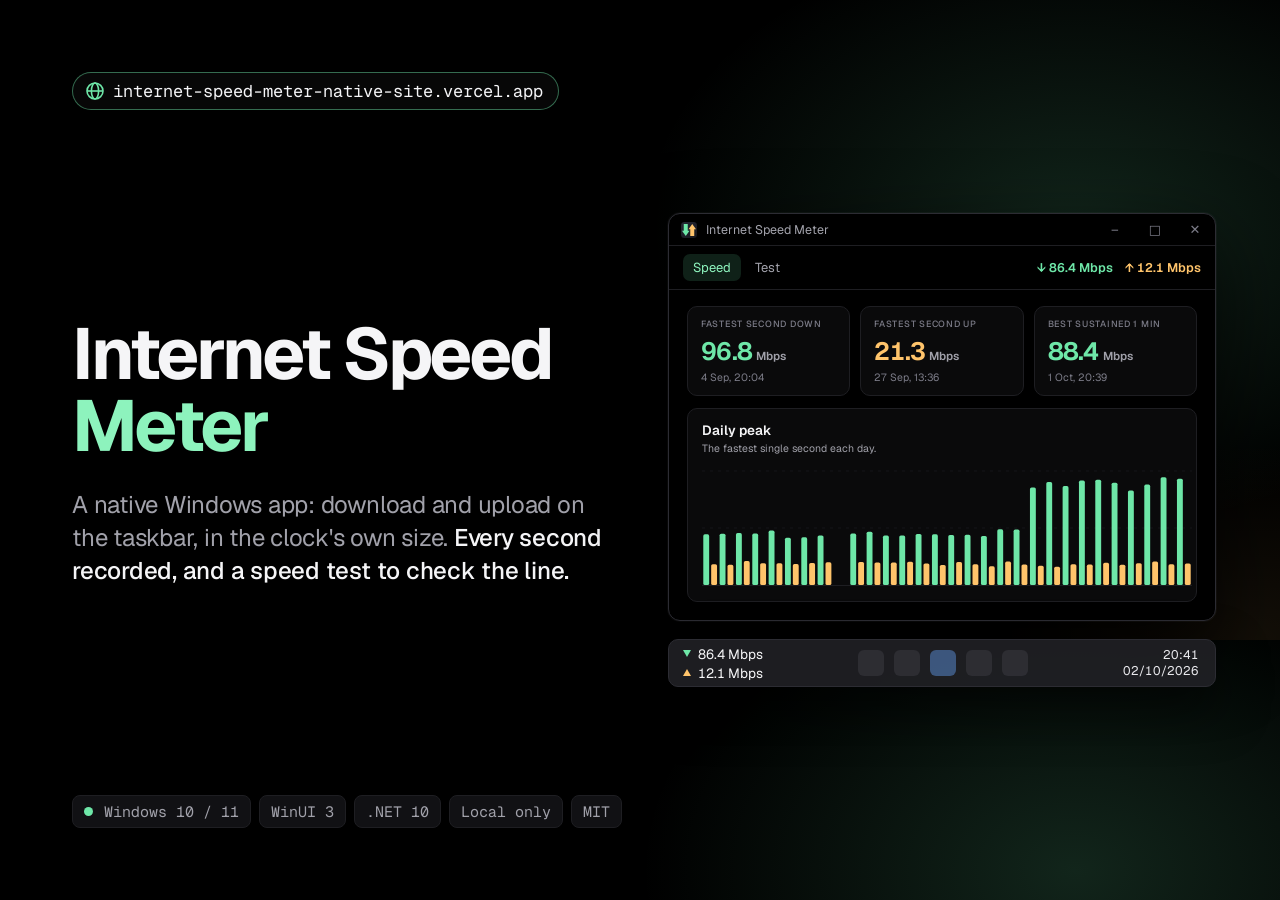
<file: docs/social-preview.html>
<!doctype html>
<!--
  Source of docs/social-preview.png, the repository's social preview
  (GitHub: Settings > General > Social preview). 1280x640, GitHub's size.

  The window and the taskbar on the right are ILLUSTRATIVE: drawn from a fixed
  seed, so every render is identical, and none of it is anyone's connection.
  Keep it that way - no real speeds, addresses or adapter names belong in an
  image shared publicly.

  Render with Edge (the fonts are the app's own, under src\SpeedMeter.App\Assets):

    "C:\Program Files (x86)\Microsoft\Edge\Application\msedge.exe" --headless=new
      --disable-gpu --hide-scrollbars --force-device-scale-factor=1
      --window-size=1280,640 --virtual-time-budget=3000
      --user-data-dir=%TEMP%\social-preview-edge
      --screenshot=%CD%\docs\social-preview.png %CD%\docs\social-preview.html
-->
<html lang="en">
<head>
<meta charset="utf-8">
<title>Internet Speed Meter</title>
<style>
  @font-face { font-family: Geist; font-weight: 100 900; src: url(../src/SpeedMeter.App/Assets/Fonts/Geist-Variable.ttf) format('truetype'); }
  @font-face { font-family: 'Geist Mono'; font-weight: 100 900; src: url(../src/SpeedMeter.App/Assets/Fonts/GeistMono-Variable.ttf) format('truetype'); }

  /* The app's own tokens (src/SpeedMeter.App/Theme/Palette.cs): green down, amber up. */
  :root {
    --bg: #000000;
    --bg-panel: #0a0a0b;
    --border: #1e1e22;
    --border-strong: #2c2c33;
    --grid: #1a1a1e;
    --text: #f5f5f7;
    --text-dim: #a1a1aa;
    --text-faint: #7c7c88;
    --down: #6ee7a8;
    --down-bright: #8df3bd;
    --up: #ffc46b;
  }

  * { box-sizing: border-box; margin: 0; padding: 0; }
  html, body { width: 1280px; height: 640px; overflow: hidden; }
  body {
    background:
      radial-gradient(620px 430px at 84% 36%, rgba(110, 231, 168, 0.16), transparent 70%),
      radial-gradient(420px 280px at 98% 100%, rgba(255, 196, 107, 0.08), transparent 70%),
      var(--bg);
    color: var(--text);
    font-family: Geist, system-ui, sans-serif;
    -webkit-font-smoothing: antialiased;
  }

  .frame {
    position: absolute; inset: 72px 64px 72px 72px;
    display: grid; grid-template-columns: 1fr 548px; grid-template-rows: 100%; gap: 44px;
  }

  /* ---- left: the words ---- */
  .copy { display: flex; flex-direction: column; justify-content: space-between; }

  .pills { display: flex; gap: 10px; }
  .pill {
    display: inline-flex; align-items: center; gap: 9px;
    padding: 7px 15px 7px 13px; border: 1px solid var(--border-strong); border-radius: 999px;
    font-family: 'Geist Mono', monospace; font-size: 17px; color: var(--text-dim);
    background: rgba(10, 10, 11, 0.7);
  }
  .dot { width: 9px; height: 9px; border-radius: 50%; background: var(--down); }
  .chip .dot { display: inline-block; vertical-align: 1px; margin-right: 2px; }
  /* The project site's address, so the card says where to see more. */
  .site { color: var(--text); border-color: rgba(110, 231, 168, 0.45); }
  .site svg { width: 18px; height: 18px; fill: none; stroke: var(--down); stroke-width: 1.6; }

  h1 { font-size: 72px; line-height: 1; white-space: nowrap; font-weight: 700; letter-spacing: -0.045em; }
  h1 .accent { color: var(--down-bright); }
  .tagline {
    margin-top: 26px; max-width: 540px;
    font-size: 24px; line-height: 1.38; font-weight: 400; color: var(--text-dim);
    letter-spacing: -0.01em;
  }
  .tagline strong { color: var(--text); font-weight: 500; }

  .chips { display: flex; flex-wrap: wrap; gap: 8px; }
  .chip {
    font-family: 'Geist Mono', monospace; font-size: 15px; color: var(--text-dim);
    padding: 6px 11px; border-radius: 8px; background: #111114; border: 1px solid var(--border);
  }

  /* ---- right: an illustrative window above an illustrative taskbar ---- */
  .right { display: flex; flex-direction: column; justify-content: center; gap: 18px; }
  .window {
    background: var(--bg); border: 1px solid var(--border-strong); border-radius: 12px;
    overflow: hidden;
    box-shadow: 0 0 0 1px rgba(255, 255, 255, 0.03), 0 30px 80px rgba(0, 0, 0, 0.7);
  }
  .titlebar {
    height: 32px; display: flex; align-items: center; gap: 9px; padding: 0 0 0 12px;
    font-size: 12.5px; color: var(--text-dim); border-bottom: 1px solid var(--border);
  }
  .titlebar img { width: 16px; height: 16px; }
  .titlebar .caption { margin-left: auto; display: flex; }
  .titlebar .caption span { width: 40px; height: 32px; display: grid; place-items: center; color: var(--text-faint); font-size: 13px; }

  .topbar {
    height: 44px; display: flex; align-items: center; padding: 0 14px; gap: 4px;
    border-bottom: 1px solid var(--border);
  }
  .tab { font-size: 13px; color: var(--text-dim); padding: 5px 10px; border-radius: 7px; }
  .tab.on { background: rgba(110, 231, 168, 0.14); color: var(--down-bright); }
  .live { margin-left: auto; display: flex; gap: 12px; font-size: 12.5px; font-weight: 600; font-variant-numeric: tabular-nums; }
  .live .d { color: var(--down); }
  .live .u { color: var(--up); }

  .page { padding: 16px 18px 18px; display: flex; flex-direction: column; gap: 12px; }
  .stats { display: grid; grid-template-columns: repeat(3, 1fr); gap: 10px; }
  .stat { background: var(--bg-panel); border: 1px solid var(--border); border-radius: 10px; padding: 11px 13px; }
  .stat .k { font-size: 9px; letter-spacing: 0.08em; color: var(--text-faint); font-weight: 500; }
  .stat .v { margin-top: 5px; font-size: 25px; font-weight: 650; letter-spacing: -0.03em; font-variant-numeric: tabular-nums; }
  .stat .v small { font-size: 11.5px; color: var(--text-dim); font-weight: 600; margin-left: 4px; letter-spacing: 0; }
  .stat .w { margin-top: 3px; font-size: 10.5px; color: var(--text-faint); }
  .v.down { color: var(--down); }
  .v.up { color: var(--up); }

  .card { background: var(--bg-panel); border: 1px solid var(--border); border-radius: 10px; padding: 12px 14px 10px; }
  .card-title { font-size: 13.5px; font-weight: 600; }
  .card-sub { margin-top: 2px; font-size: 10.5px; color: var(--text-dim); }
  #peaks { display: block; margin-top: 8px; }

  /* The taskbar, and the readout in the clock's size that is the app's point. */
  .taskbar {
    height: 48px; border-radius: 10px; border: 1px solid var(--border-strong);
    background: rgba(32, 32, 36, 0.92);
    display: flex; align-items: center; padding: 0 16px 0 14px; gap: 14px;
    box-shadow: 0 20px 50px rgba(0, 0, 0, 0.6);
  }
  .readout { display: grid; grid-template-columns: auto auto; column-gap: 7px; row-gap: 1px; align-items: center; font-size: 13.5px; font-variant-numeric: tabular-nums; }
  .readout i { width: 0; height: 0; border-left: 4.5px solid transparent; border-right: 4.5px solid transparent; }
  .readout i.d { border-top: 7px solid var(--down); }
  .readout i.u { border-bottom: 7px solid var(--up); }
  .icons { display: flex; gap: 10px; margin: 0 auto; }
  .icons span { width: 26px; height: 26px; border-radius: 6px; background: #3a3a42; opacity: 0.55; }
  .icons span:nth-child(3) { background: #4a6fa5; opacity: 0.7; }
  .clock { text-align: right; font-size: 12.5px; line-height: 1.3; color: #e8e8ec; font-variant-numeric: tabular-nums; }
</style>
</head>
<body>
<div class="frame">
  <section class="copy">
    <div class="pills">
      <span class="pill site"><svg viewBox="0 0 18 18"><circle cx="9" cy="9" r="8"/><path d="M1 9h16"/><ellipse cx="9" cy="9" rx="3.6" ry="8"/></svg>internet-speed-meter-native-site.vercel.app</span>
    </div>
    <div>
      <h1>Internet Speed<br><span class="accent">Meter</span></h1>
      <p class="tagline">
        A native Windows app: download and upload on the taskbar, in the clock's own size.
        <strong>Every second recorded, and a speed test to check the line.</strong>
      </p>
    </div>
    <div class="chips">
      <span class="chip"><span class="dot"></span> Windows 10 / 11</span>
      <span class="chip">WinUI 3</span>
      <span class="chip">.NET 10</span>
      <span class="chip">Local only</span>
      <span class="chip">MIT</span>
    </div>
  </section>

  <section class="right" aria-hidden="true">
    <div class="window">
      <div class="titlebar">
        <img src="../src/SpeedMeter.App/Assets/app-icon.svg" alt="">Internet Speed Meter
        <span class="caption"><span>&#x2013;</span><span>&#x25A1;</span><span>&#x2715;</span></span>
      </div>
      <div class="topbar">
        <span class="tab on">Speed</span><span class="tab">Test</span>
        <span class="live"><span class="d">&#x2193; 86.4 Mbps</span><span class="u">&#x2191; 12.1 Mbps</span></span>
      </div>
      <div class="page">
        <div class="stats">
          <div class="stat"><div class="k">FASTEST SECOND DOWN</div><div class="v down">96.8<small>Mbps</small></div><div class="w">4 Sep, 20:04</div></div>
          <div class="stat"><div class="k">FASTEST SECOND UP</div><div class="v up">21.3<small>Mbps</small></div><div class="w">27 Sep, 13:36</div></div>
          <div class="stat"><div class="k">BEST SUSTAINED 1 MIN</div><div class="v down">88.4<small>Mbps</small></div><div class="w">1 Oct, 20:39</div></div>
        </div>
        <div class="card">
          <div class="card-title">Daily peak</div>
          <div class="card-sub">The fastest single second each day.</div>
          <svg id="peaks" width="490" height="128" viewBox="0 0 490 128"></svg>
        </div>
      </div>
    </div>
    <div class="taskbar">
      <div class="readout">
        <i class="d"></i><span>86.4 Mbps</span>
        <i class="u"></i><span>12.1 Mbps</span>
      </div>
      <div class="icons"><span></span><span></span><span></span><span></span><span></span></div>
      <div class="clock">20:41<br>02/10/2026</div>
    </div>
  </section>
</div>

<script>
  // Fixed seed: every render is identical, and none of it is a real connection.
  let seed = 20261002;
  const rand = () => ((seed = (seed * 1664525 + 1013904223) >>> 0) / 4294967296);

  // Daily peak: a month of days, down and up side by side, the line upgraded
  // from 50 to 100 Mbps two thirds of the way along - the step the page exists
  // to show. One day the machine was off: an empty slot, not a zero.
  const N = 30, W = 490, H = 128, BASE = H - 6, TOP = 8;
  let bars = `<line x1="0" y1="${BASE + 0.5}" x2="${W}" y2="${BASE + 0.5}" stroke="#1e1e22"/>`;
  for (const f of [0.5, 1]) bars += `<line x1="0" y1="${BASE - f * (BASE - TOP)}" x2="${W}" y2="${BASE - f * (BASE - TOP)}" stroke="#141418" stroke-dasharray="3 5"/>`;
  const band = W / N, bw = Math.min(6.2, band * 0.36);
  for (let i = 0; i < N; i++) {
    if (i === 8) continue;
    const line = i >= 20 ? 1 : 0.5;
    const down = line * (0.82 + rand() * 0.16);
    const up = 0.16 + rand() * 0.05;
    const x = i * band + (band - (bw * 2 + 2)) / 2;
    const h = (v) => v * (BASE - TOP);
    bars += `<rect x="${x}" y="${BASE - h(down)}" width="${bw}" height="${h(down)}" rx="1.6" fill="#6ee7a8"/>`;
    bars += `<rect x="${x + bw + 2}" y="${BASE - h(up)}" width="${bw}" height="${h(up)}" rx="1.6" fill="#ffc46b"/>`;
  }
  document.getElementById('peaks').innerHTML = bars;
</script>
</body>
</html>
</file>
